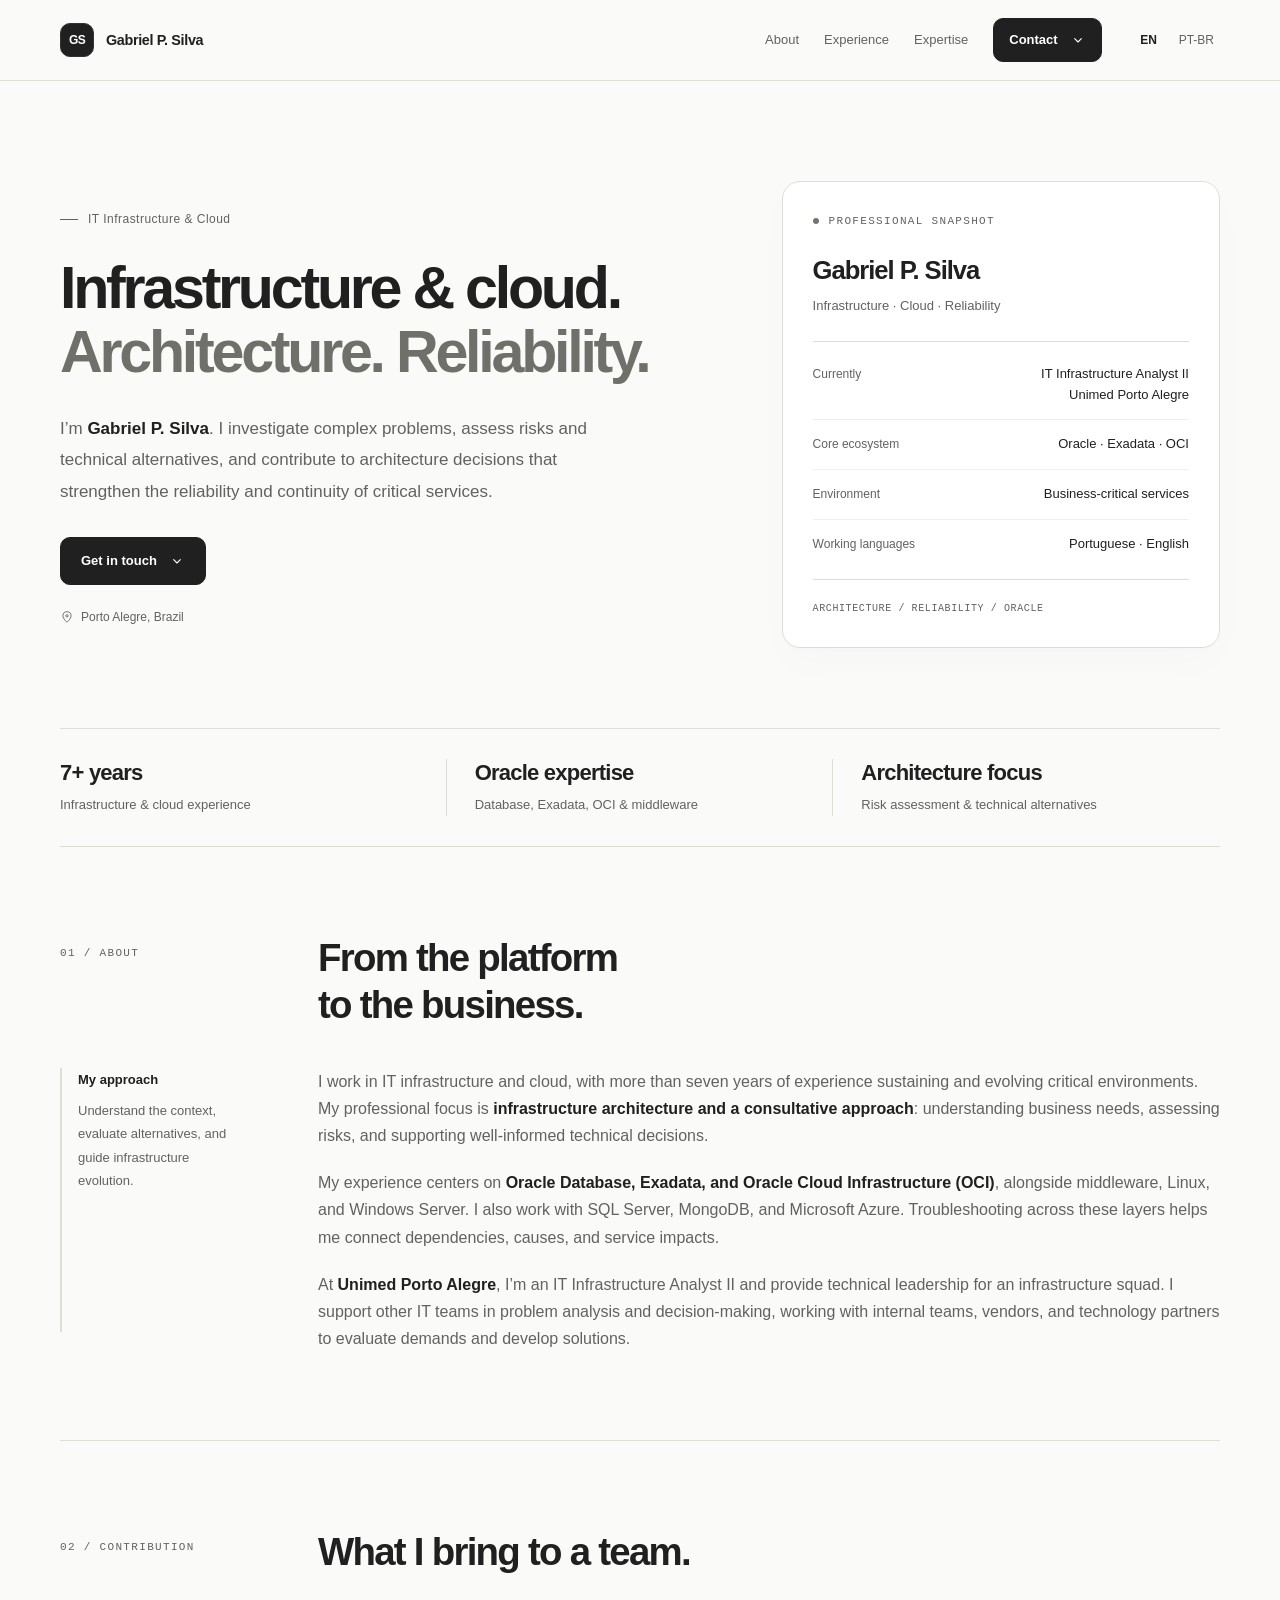
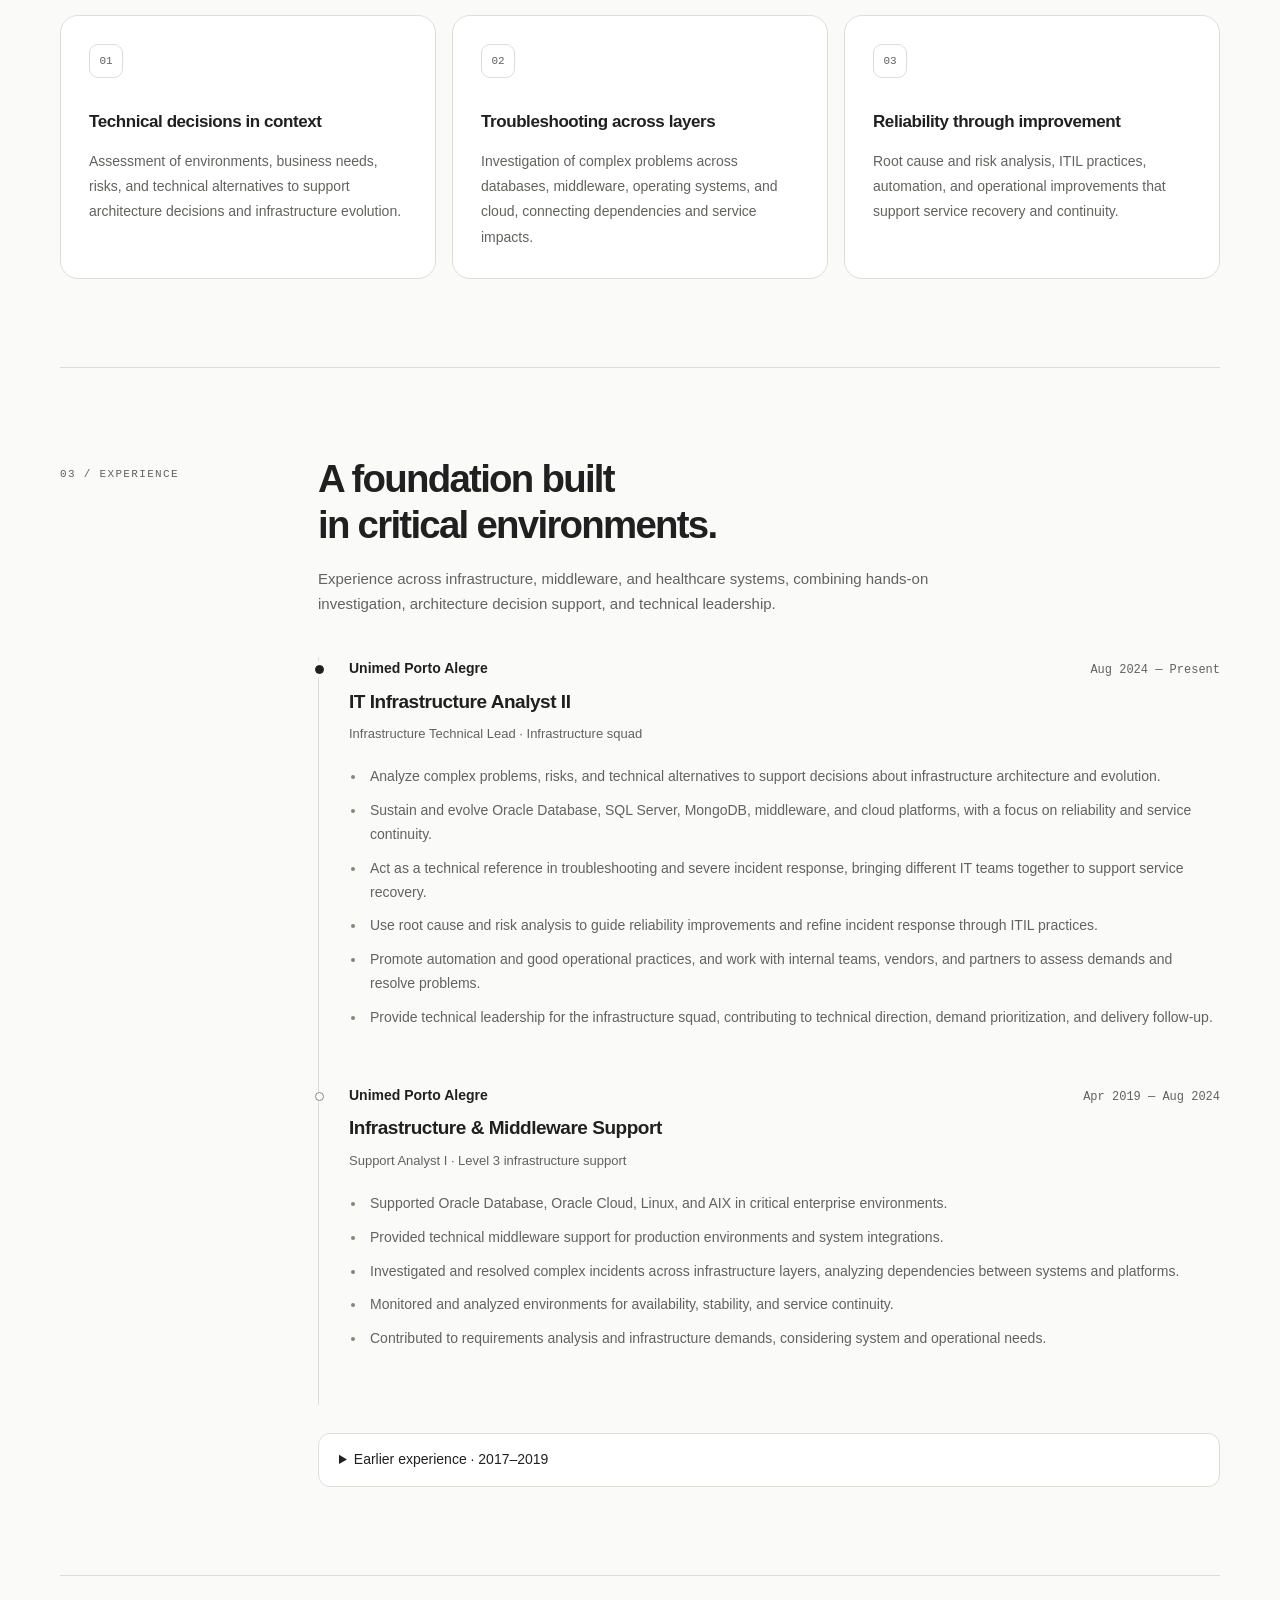
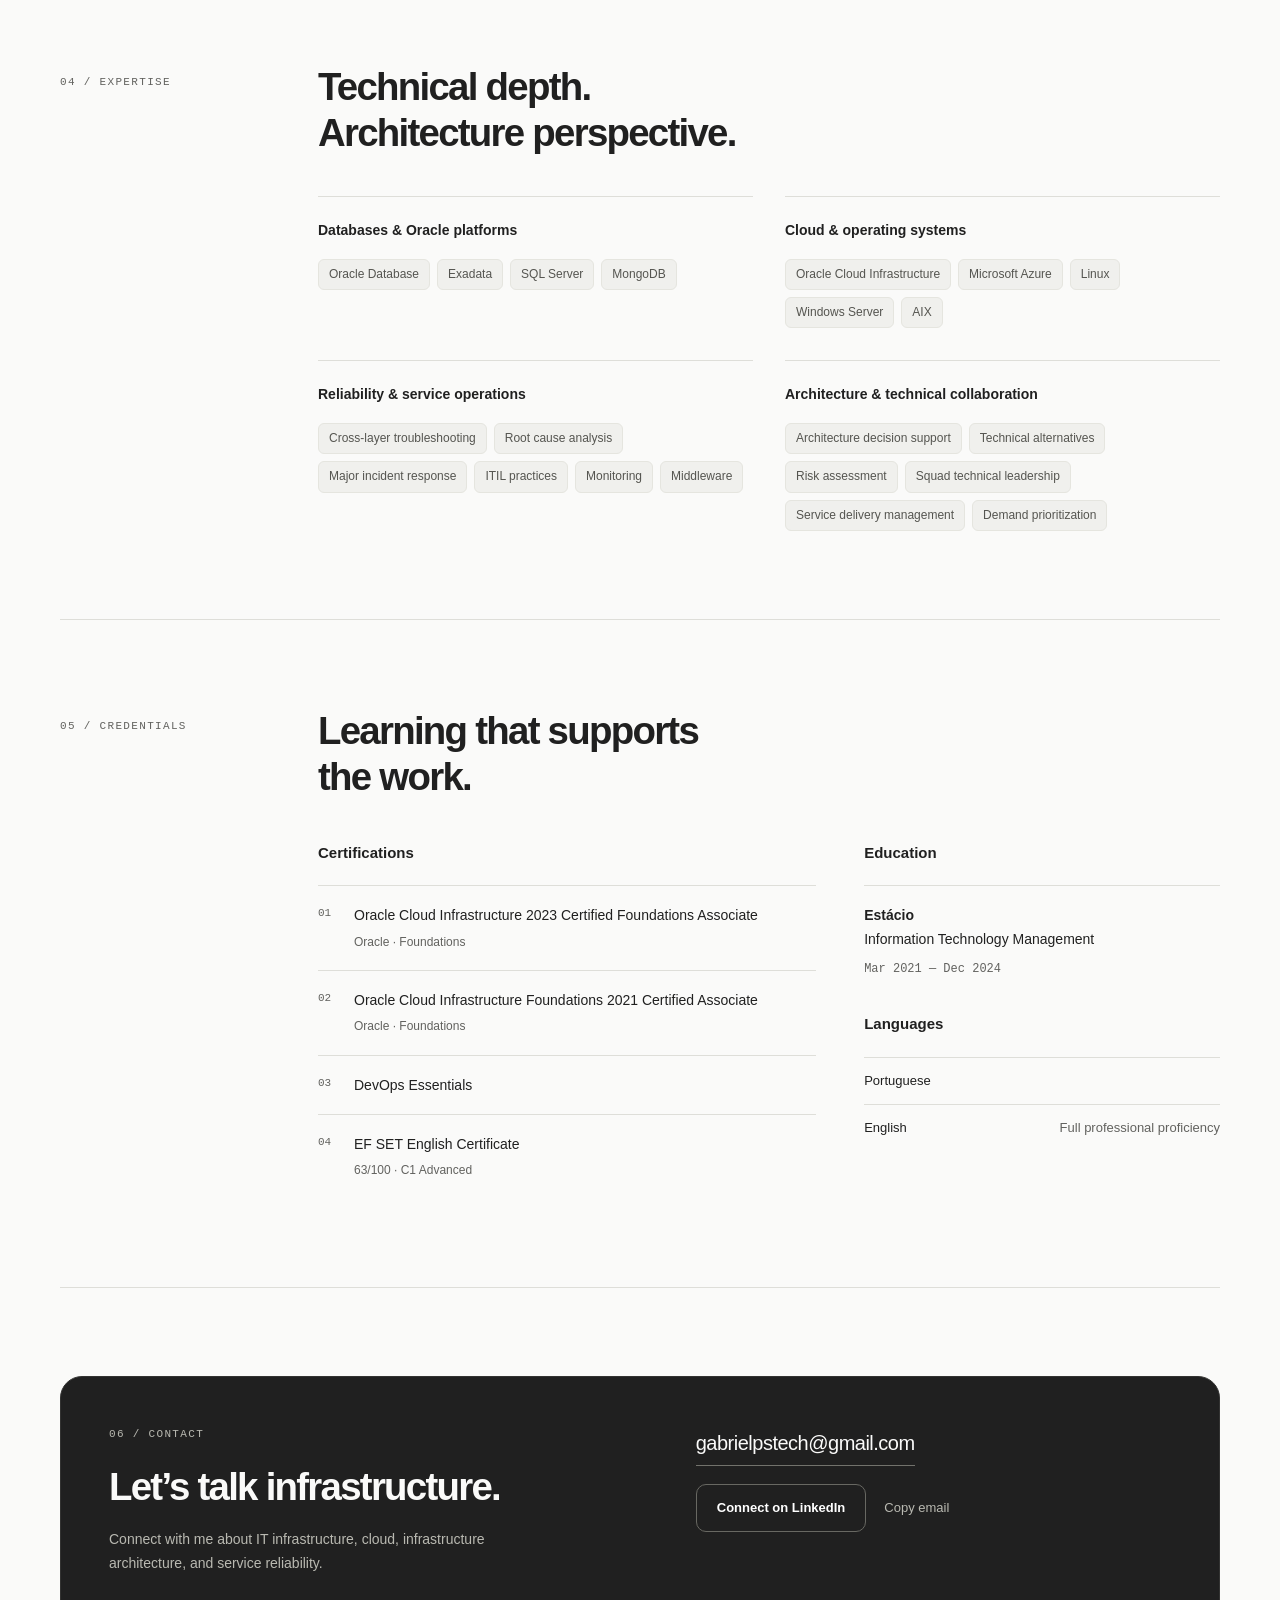
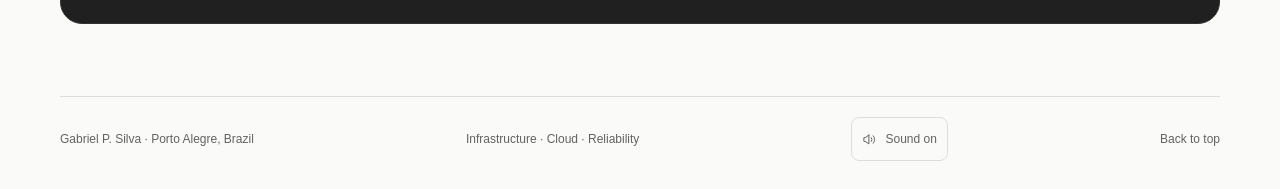
<file: index.html>
<!doctype html>
<html lang="en">
<head>
  <meta charset="utf-8">
  <meta name="viewport" content="width=device-width, initial-scale=1">
  <title>Gabriel P. Silva | IT Infrastructure &amp; Cloud</title>
  <meta name="description" content="IT infrastructure and cloud, with a focus on architecture, reliability, and Oracle Database, Exadata, and OCI. Technical analysis for critical environments.">
  <meta name="theme-color" content="#fafaf9">
  <meta property="og:title" content="Gabriel P. Silva | Infrastructure & Cloud">
  <meta property="og:description" content="Infrastructure architecture, technical analysis, and service reliability. Oracle Database, Exadata, and OCI.">
  <meta property="og:type" content="website">
  <meta property="og:locale" content="en_US">
  <meta property="og:locale:alternate" content="pt_BR">
  <meta property="og:url" content="https://gabrielpstech.github.io/my-profile/">
  <link rel="canonical" href="https://gabrielpstech.github.io/my-profile/">
  <link rel="alternate" hreflang="en" href="https://gabrielpstech.github.io/my-profile/">
  <link rel="alternate" hreflang="pt-BR" href="https://gabrielpstech.github.io/my-profile/pt-br.html">
  <link rel="alternate" hreflang="x-default" href="https://gabrielpstech.github.io/my-profile/">
  <link rel="icon" type="image/svg+xml" href="data:image/svg+xml,%3Csvg xmlns='http://www.w3.org/2000/svg' viewBox='0 0 40 40'%3E%3Crect width='40' height='40' rx='9' fill='%23202020'/%3E%3Ctext x='20' y='26' text-anchor='middle' fill='%23f6f7f9' font-family='Arial,sans-serif' font-size='20' font-weight='700'%3EG%3C/text%3E%3C/svg%3E">
  <link rel="stylesheet" href="styles.css">
</head>
<body>
  <a href="#main" class="skip">Skip to content</a>
  <header>
    <nav class="container nav" aria-label="Main navigation">
      <a class="brand" href="#main" aria-label="Gabriel P. Silva, home"><span class="monogram" aria-hidden="true">GS</span>Gabriel P. Silva</a>
      <div class="nav-links"><a class="desktop-link" href="#about">About</a><a href="#experience">Experience</a><a class="desktop-link" href="#expertise">Expertise</a><a class="nav-contact" href="#contact" data-contact-trigger>Contact</a><div class="language-switch" role="group" aria-label="Page language"><span class="language-current" aria-current="true" lang="en">EN</span><a class="language-link" href="pt-br.html" lang="pt-BR" hreflang="pt-BR" aria-label="Ler em português brasileiro" title="Português brasileiro">PT-BR</a></div></div>
    </nav>
  </header>
  <main id="main" class="container">
    <div class="hero">
      <div>
        <span class="role">IT Infrastructure &amp; Cloud</span>
        <h1>Infrastructure &amp; cloud.<br><span>Architecture. Reliability.</span></h1>
        <p class="intro">I’m <strong>Gabriel P. Silva</strong>. I investigate complex problems, assess risks and technical alternatives, and contribute to architecture decisions that strengthen the reliability and continuity of critical services.</p>
        <div class="actions"><a class="button" href="#contact" data-contact-trigger>Get in touch</a></div>
        <p class="location"><svg viewBox="0 0 24 24" aria-hidden="true"><path d="M19 10c0 5-7 11-7 11S5 15 5 10a7 7 0 1 1 14 0Z"/><circle cx="12" cy="10" r="2"/></svg>Porto Alegre, Brazil</p>
      </div>
      <aside class="profile-card" aria-label="Professional snapshot">
        <p class="eyebrow">Professional snapshot</p><h2 class="card-name">Gabriel P. Silva</h2><p class="card-title">Infrastructure · Cloud · Reliability</p><hr class="card-rule">
        <div class="focus-list"><div class="focus-row"><span>Currently</span><span>IT Infrastructure Analyst II<br>Unimed Porto Alegre</span></div><div class="focus-row"><span>Core ecosystem</span><span>Oracle · Exadata · OCI</span></div><div class="focus-row"><span>Environment</span><span>Business-critical services</span></div><div class="focus-row"><span>Working languages</span><span>Portuguese · English</span></div></div>
        <p class="card-footer">ARCHITECTURE / RELIABILITY / ORACLE</p>
      </aside>
    </div>
    <div class="overview" aria-label="Key qualifications"><div class="overview-item"><h2>7+ years</h2><p>Infrastructure & cloud experience</p></div><div class="overview-item"><h2>Oracle expertise</h2><p>Database, Exadata, OCI & middleware</p></div><div class="overview-item"><h2>Architecture focus</h2><p>Risk assessment &amp; technical alternatives</p></div></div>
    <section id="about" aria-labelledby="about-title">
      <div class="section-heading"><p class="eyebrow">01 / About</p><div><h2 id="about-title">From the platform<br>to the business.</h2></div></div>
      <div class="about-content"><p class="side-note"><span>My approach</span>Understand the context, evaluate alternatives, and guide infrastructure evolution.</p><div><p>I work in IT infrastructure and cloud, with more than seven years of experience sustaining and evolving critical environments. My professional focus is <strong>infrastructure architecture and a consultative approach</strong>: understanding business needs, assessing risks, and supporting well-informed technical decisions.</p><p>My experience centers on <strong>Oracle Database, Exadata, and Oracle Cloud Infrastructure (OCI)</strong>, alongside middleware, Linux, and Windows Server. I also work with SQL Server, MongoDB, and Microsoft Azure. Troubleshooting across these layers helps me connect dependencies, causes, and service impacts.</p><p>At <strong>Unimed Porto Alegre</strong>, I’m an IT Infrastructure Analyst II and provide technical leadership for an infrastructure squad. I support other IT teams in problem analysis and decision-making, working with internal teams, vendors, and technology partners to evaluate demands and develop solutions.</p></div></div>
    </section>
    <section aria-labelledby="contribution-title">
      <div class="section-heading"><p class="eyebrow">02 / Contribution</p><div><h2 id="contribution-title">What I bring to a team.</h2></div></div>
      <div class="strengths"><article class="strength"><span class="number">01</span><h3>Technical decisions in context</h3><p>Assessment of environments, business needs, risks, and technical alternatives to support architecture decisions and infrastructure evolution.</p></article><article class="strength"><span class="number">02</span><h3>Troubleshooting across layers</h3><p>Investigation of complex problems across databases, middleware, operating systems, and cloud, connecting dependencies and service impacts.</p></article><article class="strength"><span class="number">03</span><h3>Reliability through improvement</h3><p>Root cause and risk analysis, ITIL practices, automation, and operational improvements that support service recovery and continuity.</p></article></div>
    </section>
    <section id="experience" aria-labelledby="experience-title">
      <div class="section-heading"><p class="eyebrow">03 / Experience</p><div><h2 id="experience-title">A foundation built<br>in critical environments.</h2><p>Experience across infrastructure, middleware, and healthcare systems, combining hands-on investigation, architecture decision support, and technical leadership.</p></div></div>
      <div class="timeline">
        <article class="job"><div class="job-top"><span class="company">Unimed Porto Alegre</span><span class="date">Aug 2024 — Present</span></div><h3>IT Infrastructure Analyst II</h3><p class="official">Infrastructure Technical Lead · Infrastructure squad</p><ul><li>Analyze complex problems, risks, and technical alternatives to support decisions about infrastructure architecture and evolution.</li><li>Sustain and evolve Oracle Database, SQL Server, MongoDB, middleware, and cloud platforms, with a focus on reliability and service continuity.</li><li>Act as a technical reference in troubleshooting and severe incident response, bringing different IT teams together to support service recovery.</li><li>Use root cause and risk analysis to guide reliability improvements and refine incident response through ITIL practices.</li><li>Promote automation and good operational practices, and work with internal teams, vendors, and partners to assess demands and resolve problems.</li><li>Provide technical leadership for the infrastructure squad, contributing to technical direction, demand prioritization, and delivery follow-up.</li></ul></article>
        <article class="job"><div class="job-top"><span class="company">Unimed Porto Alegre</span><span class="date">Apr 2019 — Aug 2024</span></div><h3>Infrastructure &amp; Middleware Support</h3><p class="official">Support Analyst I · Level 3 infrastructure support</p><ul><li>Supported Oracle Database, Oracle Cloud, Linux, and AIX in critical enterprise environments.</li><li>Provided technical middleware support for production environments and system integrations.</li><li>Investigated and resolved complex incidents across infrastructure layers, analyzing dependencies between systems and platforms.</li><li>Monitored and analyzed environments for availability, stability, and service continuity.</li><li>Contributed to requirements analysis and infrastructure demands, considering system and operational needs.</li></ul></article>
        <details class="earlier"><summary>Earlier experience · 2017–2019</summary><div class="earlier-content"><article class="job"><div class="job-top"><span class="company">Unimed Porto Alegre</span><span class="date">Jun 2017 — Jan 2019</span></div><h3>IT Intern · Projects &amp; Business</h3><p>Supported requirements gathering, business process analysis, and healthcare system implementations, including Tasy, HIS, and electronic health records. Helped understand departmental needs and supported implementation initiatives.</p></article><article class="job"><div class="job-top"><span class="company">Dell</span><span class="date">Feb 2017 — Mar 2017</span></div><h3>Pro Support Intern</h3><p>Provided Level 1 technical support by phone and chat, including remote diagnostics and guidance on resolving IT problems. Escalated more complex cases to advanced support teams.</p></article></div></details>
      </div>
    </section>
    <section id="expertise" aria-labelledby="expertise-title">
      <div class="section-heading"><p class="eyebrow">04 / Expertise</p><div><h2 id="expertise-title">Technical depth.<br>Architecture perspective.</h2></div></div>
      <div class="skills-grid"><div class="skill-group"><h3>Databases &amp; Oracle platforms</h3><div class="tags"><span class="tag">Oracle Database</span><span class="tag">Exadata</span><span class="tag">SQL Server</span><span class="tag">MongoDB</span></div></div><div class="skill-group"><h3>Cloud &amp; operating systems</h3><div class="tags"><span class="tag">Oracle Cloud Infrastructure</span><span class="tag">Microsoft Azure</span><span class="tag">Linux</span><span class="tag">Windows Server</span><span class="tag">AIX</span></div></div><div class="skill-group"><h3>Reliability &amp; service operations</h3><div class="tags"><span class="tag">Cross-layer troubleshooting</span><span class="tag">Root cause analysis</span><span class="tag">Major incident response</span><span class="tag">ITIL practices</span><span class="tag">Monitoring</span><span class="tag">Middleware</span></div></div><div class="skill-group"><h3>Architecture &amp; technical collaboration</h3><div class="tags"><span class="tag">Architecture decision support</span><span class="tag">Technical alternatives</span><span class="tag">Risk assessment</span><span class="tag">Squad technical leadership</span><span class="tag">Service delivery management</span><span class="tag">Demand prioritization</span></div></div></div>
    </section>
    <section id="credentials" aria-labelledby="credentials-title">
      <div class="section-heading"><p class="eyebrow">05 / Credentials</p><div><h2 id="credentials-title">Learning that supports<br>the work.</h2></div></div>
      <div class="credentials"><div><h3>Certifications</h3><ol class="cert-list"><li><span class="cert-index">01</span><div class="cert-name">Oracle Cloud Infrastructure 2023 Certified Foundations Associate<span class="cert-meta">Oracle · Foundations</span></div></li><li><span class="cert-index">02</span><div class="cert-name">Oracle Cloud Infrastructure Foundations 2021 Certified Associate<span class="cert-meta">Oracle · Foundations</span></div></li><li><span class="cert-index">03</span><div class="cert-name">DevOps Essentials</div></li><li><span class="cert-index">04</span><div class="cert-name">EF SET English Certificate<span class="cert-meta">63/100 · C1 Advanced</span></div></li></ol></div><div><h3>Education</h3><div class="education"><p class="school">Estácio</p><p>Information Technology Management</p><span class="date">Mar 2021 — Dec 2024</span></div><h3>Languages</h3><div class="language-row"><span>Portuguese</span></div><div class="language-row"><span>English</span><span>Full professional proficiency</span></div></div></div>
    </section>
    <section id="contact" aria-labelledby="contact-title"><div class="contact-panel"><div><p class="eyebrow">06 / Contact</p><h2 id="contact-title">Let’s talk infrastructure.</h2><p>Connect with me about IT infrastructure, cloud, infrastructure architecture, and service reliability.</p></div><div class="contact-options"><a class="email-link" href="mailto:gabrielpstech@gmail.com">gabrielpstech@gmail.com</a><div class="contact-tools"><a class="button secondary" href="https://www.linkedin.com/in/gabriel-p-s/" target="_blank" rel="noopener noreferrer">Connect on LinkedIn<span class="sr-only"> (opens in a new tab)</span></a><button class="copy-button" type="button" id="copy-email">Copy email</button></div><p class="copy-status" id="copy-status" role="status" aria-live="polite"></p></div></div></section>
  </main>
  <footer class="container footer"><span>Gabriel P. Silva · Porto Alegre, Brazil</span><span>Infrastructure · Cloud · Reliability</span><a href="#main">Back to top</a></footer>
  <script src="script.js" defer></script>
</body>
</html>
</file>
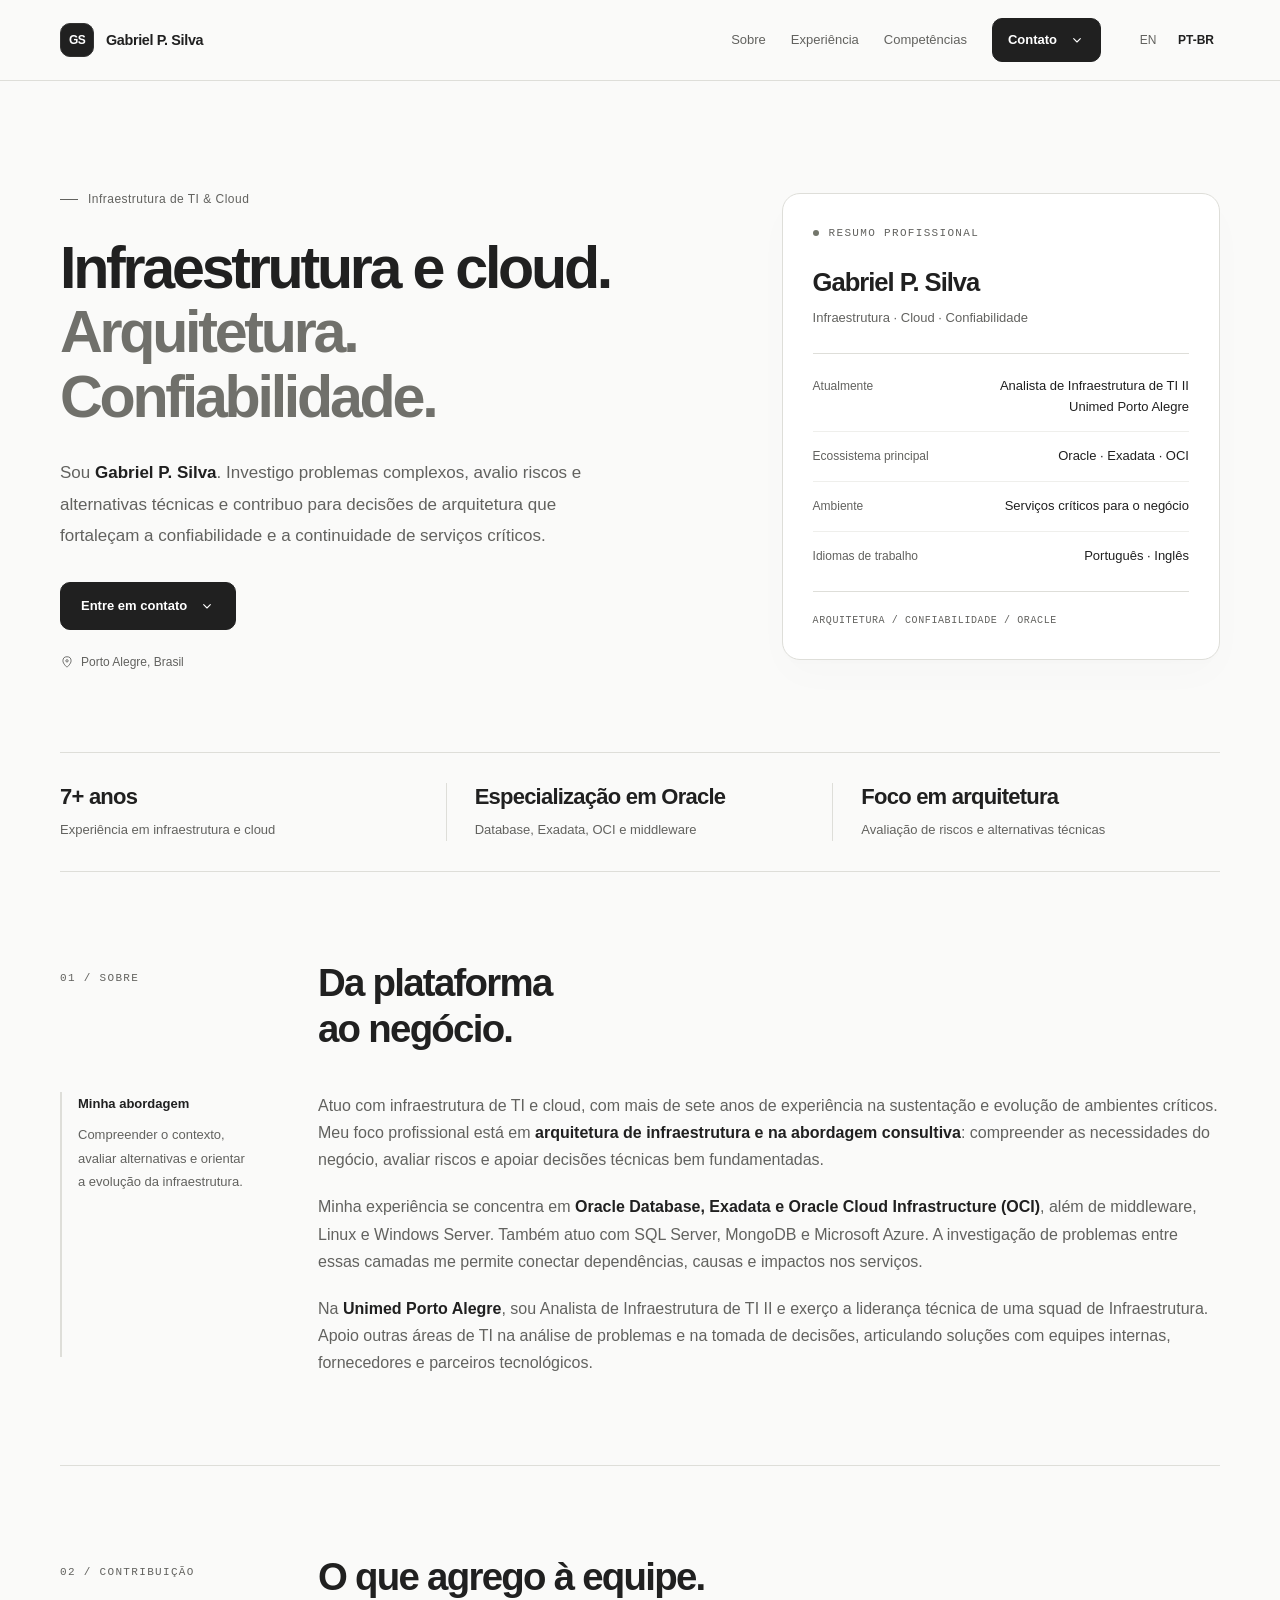
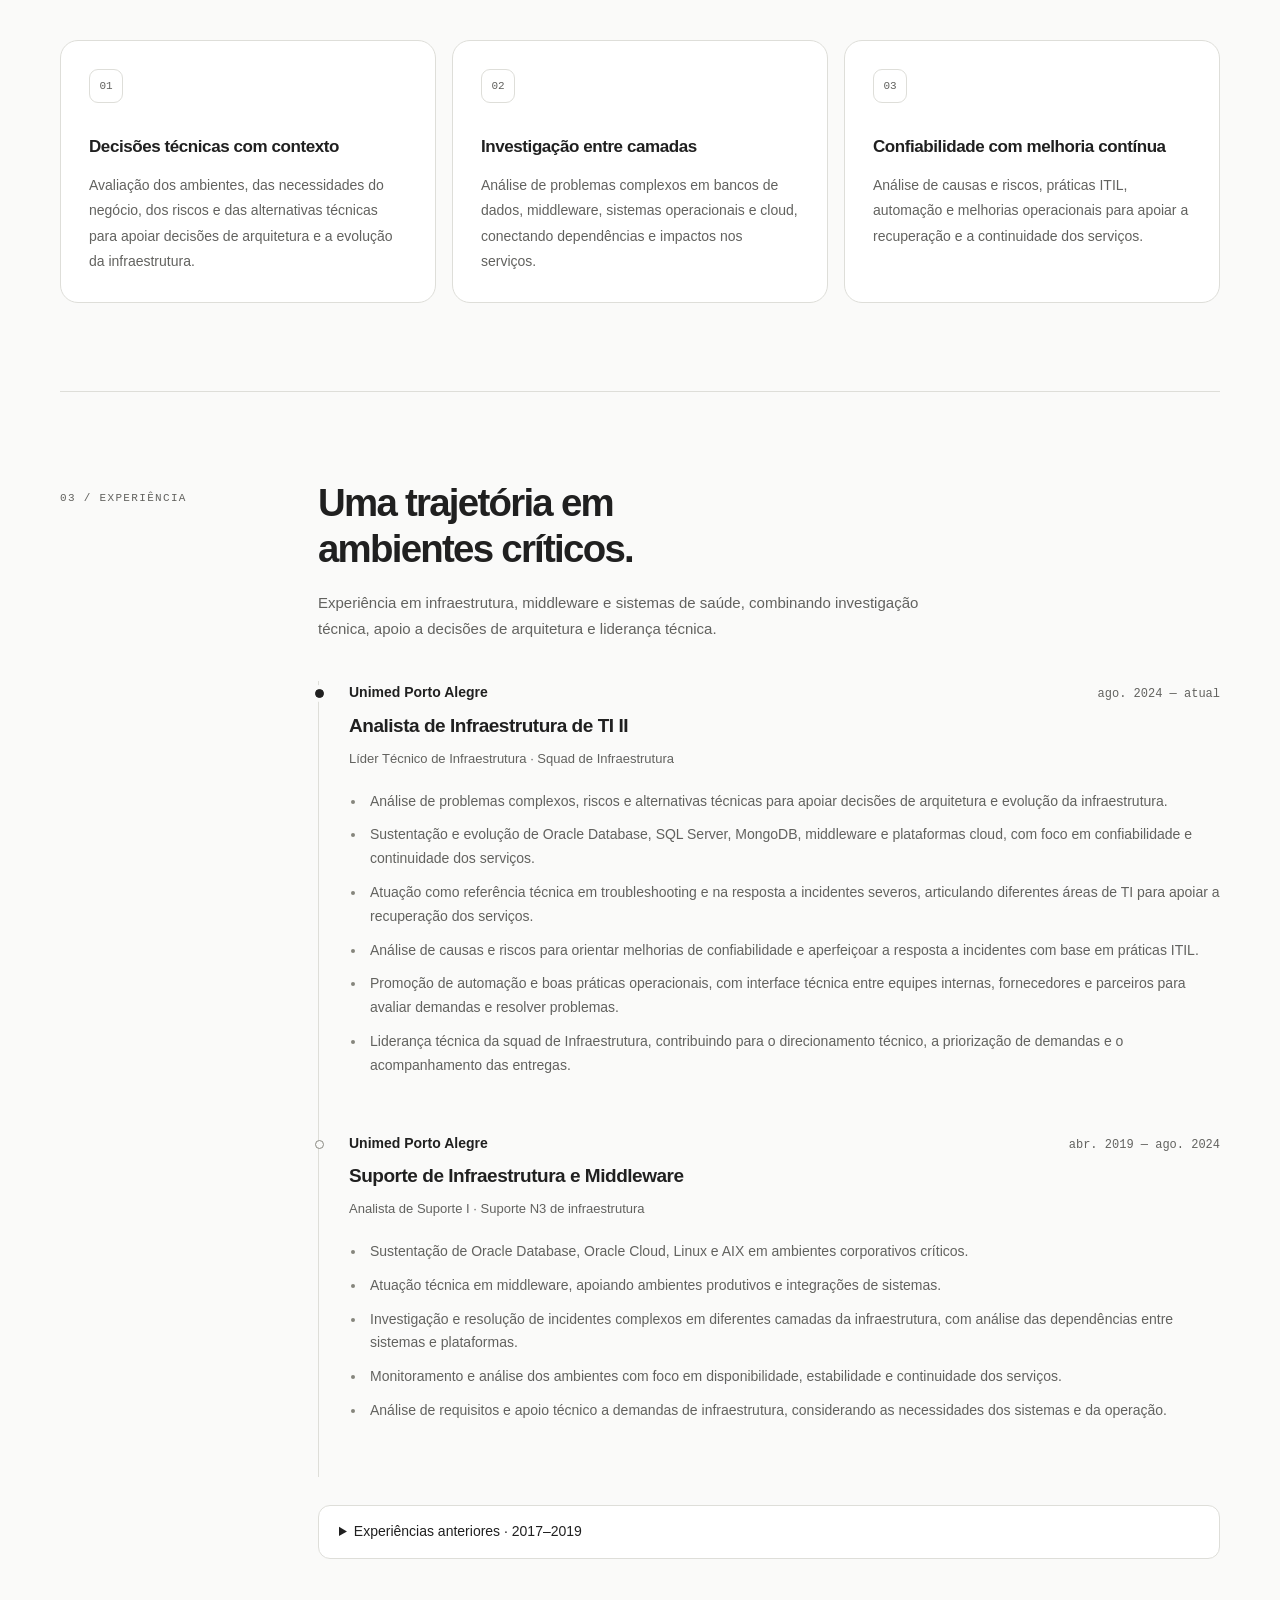
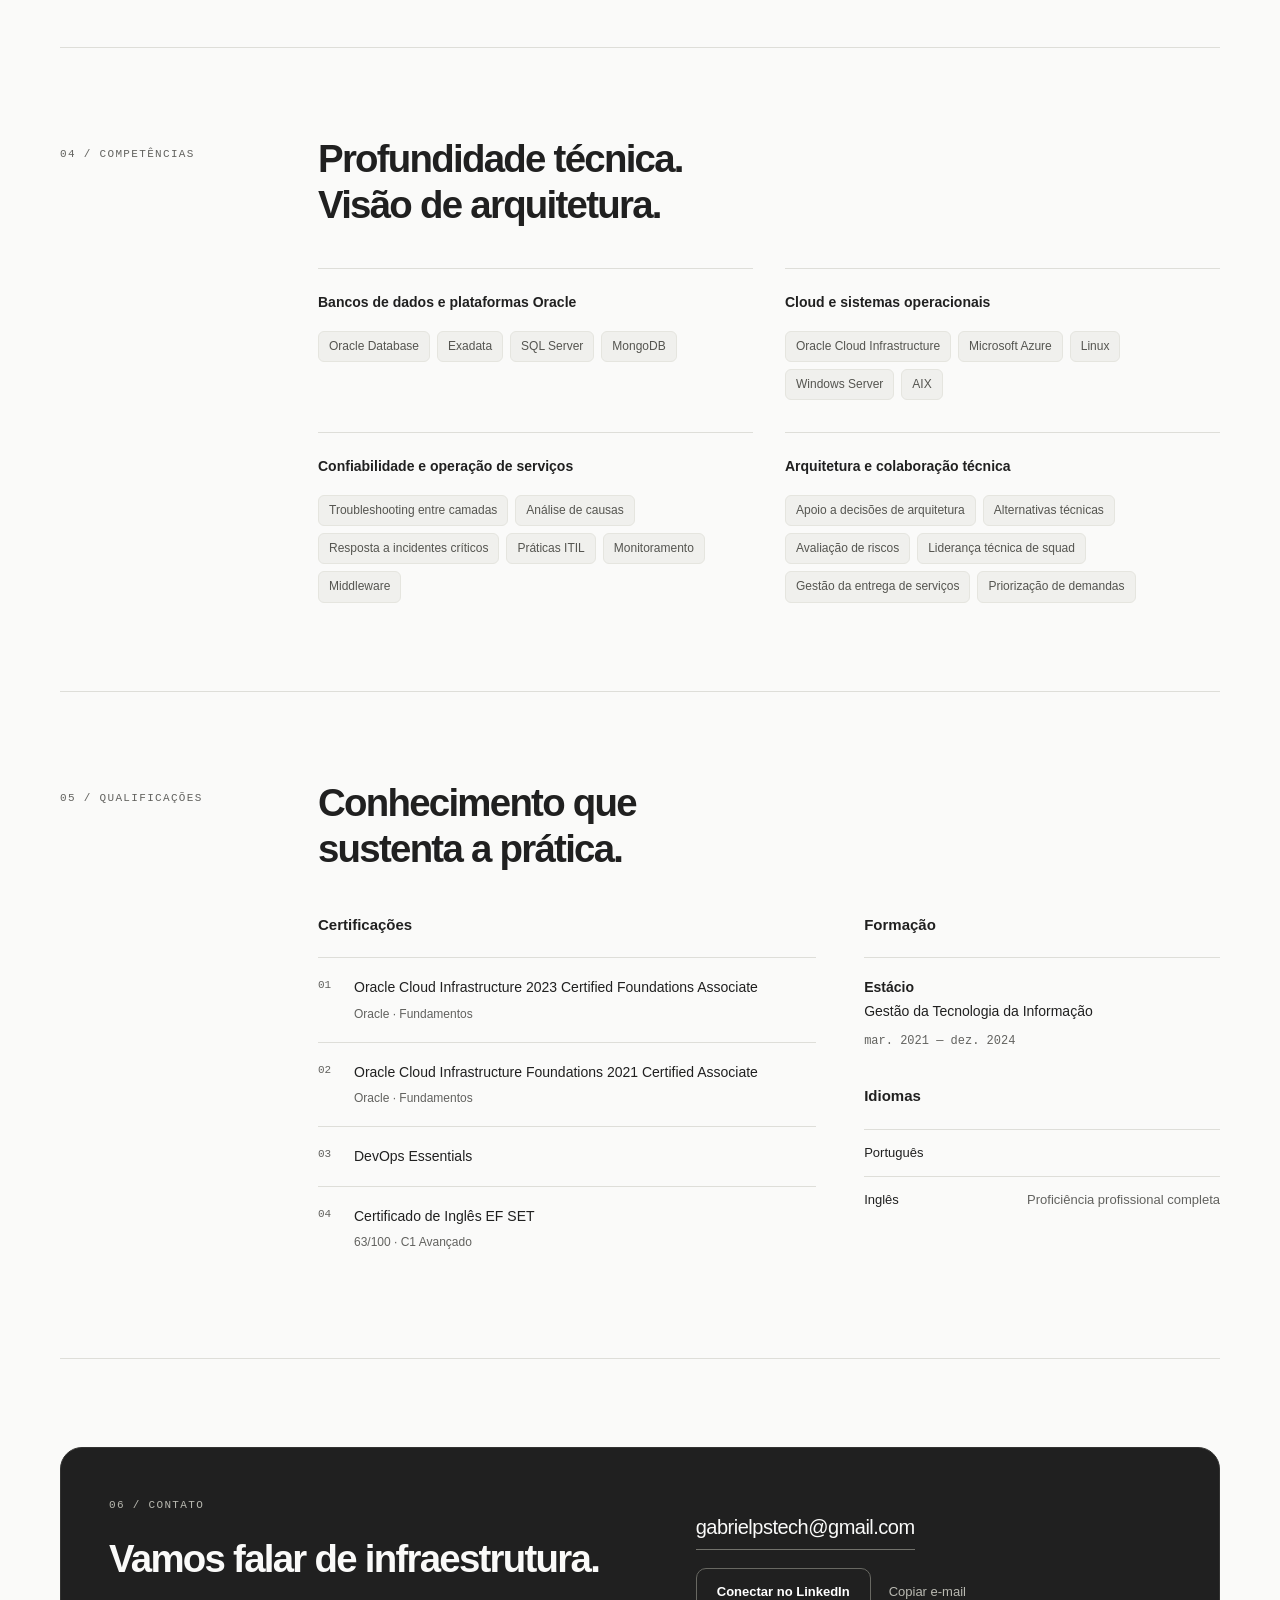
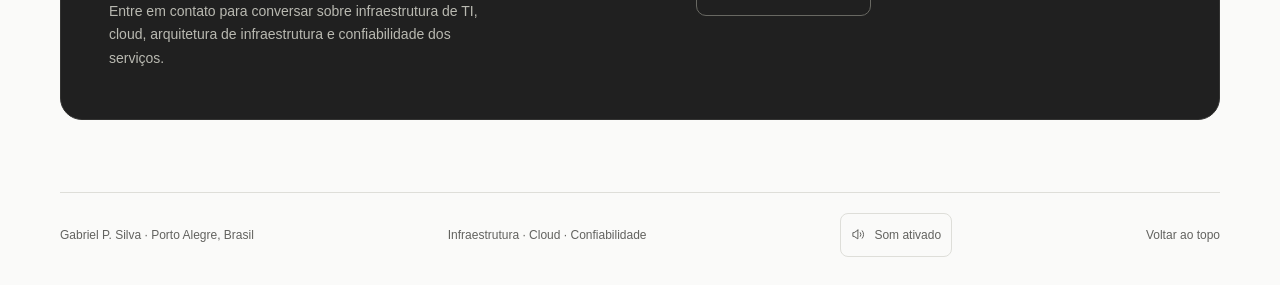
<file: pt-br.html>
<!doctype html>
<html lang="pt-BR">
<head>
  <meta charset="utf-8">
  <meta name="viewport" content="width=device-width, initial-scale=1">
  <title>Gabriel P. Silva | Infraestrutura de TI &amp; Cloud</title>
  <meta name="description" content="Infraestrutura de TI e cloud, com foco em arquitetura, confiabilidade, Oracle Database, Exadata e OCI. Análise técnica para ambientes críticos.">
  <meta name="theme-color" content="#fafaf9">
  <meta property="og:title" content="Gabriel P. Silva | Infraestrutura e Cloud">
  <meta property="og:description" content="Arquitetura de infraestrutura, análise técnica e confiabilidade dos serviços. Oracle Database, Exadata e OCI.">
  <meta property="og:type" content="website">
  <meta property="og:locale" content="pt_BR">
  <meta property="og:locale:alternate" content="en_US">
  <meta property="og:url" content="https://gabrielpstech.github.io/my-profile/pt-br.html">
  <link rel="canonical" href="https://gabrielpstech.github.io/my-profile/pt-br.html">
  <link rel="alternate" hreflang="en" href="https://gabrielpstech.github.io/my-profile/">
  <link rel="alternate" hreflang="pt-BR" href="https://gabrielpstech.github.io/my-profile/pt-br.html">
  <link rel="alternate" hreflang="x-default" href="https://gabrielpstech.github.io/my-profile/">
  <link rel="icon" type="image/svg+xml" href="data:image/svg+xml,%3Csvg xmlns='http://www.w3.org/2000/svg' viewBox='0 0 40 40'%3E%3Crect width='40' height='40' rx='9' fill='%23202020'/%3E%3Ctext x='20' y='26' text-anchor='middle' fill='%23f6f7f9' font-family='Arial,sans-serif' font-size='20' font-weight='700'%3EG%3C/text%3E%3C/svg%3E">
  <link rel="stylesheet" href="styles.css">
</head>
<body>
  <a href="#main" class="skip">Ir para o conteúdo</a>
  <header>
    <nav class="container nav" aria-label="Navegação principal">
      <a class="brand" href="#main" aria-label="Gabriel P. Silva, início"><span class="monogram" aria-hidden="true">GS</span>Gabriel P. Silva</a>
      <div class="nav-links"><a class="desktop-link" href="#about">Sobre</a><a href="#experience">Experiência</a><a class="desktop-link" href="#expertise">Competências</a><a class="nav-contact" href="#contact" data-contact-trigger>Contato</a><div class="language-switch" role="group" aria-label="Idioma da página"><a class="language-link" href="index.html" lang="en" hreflang="en" aria-label="Read in English" title="English">EN</a><span class="language-current" aria-current="true" lang="pt-BR">PT-BR</span></div></div>
    </nav>
  </header>
  <main id="main" class="container">
    <div class="hero">
      <div>
        <span class="role">Infraestrutura de TI &amp; Cloud</span>
        <h1>Infraestrutura e cloud.<br><span>Arquitetura. Confiabilidade.</span></h1>
        <p class="intro">Sou <strong>Gabriel P. Silva</strong>. Investigo problemas complexos, avalio riscos e alternativas técnicas e contribuo para decisões de arquitetura que fortaleçam a confiabilidade e a continuidade de serviços críticos.</p>
        <div class="actions"><a class="button" href="#contact" data-contact-trigger>Entre em contato</a></div>
        <p class="location"><svg viewBox="0 0 24 24" aria-hidden="true"><path d="M19 10c0 5-7 11-7 11S5 15 5 10a7 7 0 1 1 14 0Z"/><circle cx="12" cy="10" r="2"/></svg>Porto Alegre, Brasil</p>
      </div>
      <aside class="profile-card" aria-label="Resumo profissional">
        <p class="eyebrow">Resumo profissional</p><h2 class="card-name">Gabriel P. Silva</h2><p class="card-title">Infraestrutura · Cloud · Confiabilidade</p><hr class="card-rule">
        <div class="focus-list"><div class="focus-row"><span>Atualmente</span><span>Analista de Infraestrutura de TI II<br>Unimed Porto Alegre</span></div><div class="focus-row"><span>Ecossistema principal</span><span>Oracle · Exadata · OCI</span></div><div class="focus-row"><span>Ambiente</span><span>Serviços críticos para o negócio</span></div><div class="focus-row"><span>Idiomas de trabalho</span><span>Português · Inglês</span></div></div>
        <p class="card-footer">ARQUITETURA / CONFIABILIDADE / ORACLE</p>
      </aside>
    </div>
    <div class="overview" aria-label="Principais qualificações"><div class="overview-item"><h2>7+ anos</h2><p>Experiência em infraestrutura e cloud</p></div><div class="overview-item"><h2>Especialização em Oracle</h2><p>Database, Exadata, OCI e middleware</p></div><div class="overview-item"><h2>Foco em arquitetura</h2><p>Avaliação de riscos e alternativas técnicas</p></div></div>
    <section id="about" aria-labelledby="about-title">
      <div class="section-heading"><p class="eyebrow">01 / Sobre</p><div><h2 id="about-title">Da plataforma<br>ao negócio.</h2></div></div>
      <div class="about-content"><p class="side-note"><span>Minha abordagem</span>Compreender o contexto, avaliar alternativas e orientar a evolução da infraestrutura.</p><div><p>Atuo com infraestrutura de TI e cloud, com mais de sete anos de experiência na sustentação e evolução de ambientes críticos. Meu foco profissional está em <strong>arquitetura de infraestrutura e na abordagem consultiva</strong>: compreender as necessidades do negócio, avaliar riscos e apoiar decisões técnicas bem fundamentadas.</p><p>Minha experiência se concentra em <strong>Oracle Database, Exadata e Oracle Cloud Infrastructure (OCI)</strong>, além de middleware, Linux e Windows Server. Também atuo com SQL Server, MongoDB e Microsoft Azure. A investigação de problemas entre essas camadas me permite conectar dependências, causas e impactos nos serviços.</p><p>Na <strong>Unimed Porto Alegre</strong>, sou Analista de Infraestrutura de TI II e exerço a liderança técnica de uma squad de Infraestrutura. Apoio outras áreas de TI na análise de problemas e na tomada de decisões, articulando soluções com equipes internas, fornecedores e parceiros tecnológicos.</p></div></div>
    </section>
    <section aria-labelledby="contribution-title">
      <div class="section-heading"><p class="eyebrow">02 / Contribuição</p><div><h2 id="contribution-title">O que agrego à equipe.</h2></div></div>
      <div class="strengths"><article class="strength"><span class="number">01</span><h3>Decisões técnicas com contexto</h3><p>Avaliação dos ambientes, das necessidades do negócio, dos riscos e das alternativas técnicas para apoiar decisões de arquitetura e a evolução da infraestrutura.</p></article><article class="strength"><span class="number">02</span><h3>Investigação entre camadas</h3><p>Análise de problemas complexos em bancos de dados, middleware, sistemas operacionais e cloud, conectando dependências e impactos nos serviços.</p></article><article class="strength"><span class="number">03</span><h3>Confiabilidade com melhoria contínua</h3><p>Análise de causas e riscos, práticas ITIL, automação e melhorias operacionais para apoiar a recuperação e a continuidade dos serviços.</p></article></div>
    </section>
    <section id="experience" aria-labelledby="experience-title">
      <div class="section-heading"><p class="eyebrow">03 / Experiência</p><div><h2 id="experience-title">Uma trajetória em<br>ambientes críticos.</h2><p>Experiência em infraestrutura, middleware e sistemas de saúde, combinando investigação técnica, apoio a decisões de arquitetura e liderança técnica.</p></div></div>
      <div class="timeline">
        <article class="job"><div class="job-top"><span class="company">Unimed Porto Alegre</span><span class="date">ago. 2024 — atual</span></div><h3>Analista de Infraestrutura de TI II</h3><p class="official">Líder Técnico de Infraestrutura · Squad de Infraestrutura</p><ul><li>Análise de problemas complexos, riscos e alternativas técnicas para apoiar decisões de arquitetura e evolução da infraestrutura.</li><li>Sustentação e evolução de Oracle Database, SQL Server, MongoDB, middleware e plataformas cloud, com foco em confiabilidade e continuidade dos serviços.</li><li>Atuação como referência técnica em troubleshooting e na resposta a incidentes severos, articulando diferentes áreas de TI para apoiar a recuperação dos serviços.</li><li>Análise de causas e riscos para orientar melhorias de confiabilidade e aperfeiçoar a resposta a incidentes com base em práticas ITIL.</li><li>Promoção de automação e boas práticas operacionais, com interface técnica entre equipes internas, fornecedores e parceiros para avaliar demandas e resolver problemas.</li><li>Liderança técnica da squad de Infraestrutura, contribuindo para o direcionamento técnico, a priorização de demandas e o acompanhamento das entregas.</li></ul></article>
        <article class="job"><div class="job-top"><span class="company">Unimed Porto Alegre</span><span class="date">abr. 2019 — ago. 2024</span></div><h3>Suporte de Infraestrutura e Middleware</h3><p class="official">Analista de Suporte I · Suporte N3 de infraestrutura</p><ul><li>Sustentação de Oracle Database, Oracle Cloud, Linux e AIX em ambientes corporativos críticos.</li><li>Atuação técnica em middleware, apoiando ambientes produtivos e integrações de sistemas.</li><li>Investigação e resolução de incidentes complexos em diferentes camadas da infraestrutura, com análise das dependências entre sistemas e plataformas.</li><li>Monitoramento e análise dos ambientes com foco em disponibilidade, estabilidade e continuidade dos serviços.</li><li>Análise de requisitos e apoio técnico a demandas de infraestrutura, considerando as necessidades dos sistemas e da operação.</li></ul></article>
        <details class="earlier"><summary>Experiências anteriores · 2017–2019</summary><div class="earlier-content"><article class="job"><div class="job-top"><span class="company">Unimed Porto Alegre</span><span class="date">jun. 2017 — jan. 2019</span></div><h3>Estagiário de TI · Projetos e Negócios</h3><p>Apoio ao levantamento de requisitos, à análise de processos de negócio e à implantação de sistemas de saúde, incluindo Tasy, HIS e prontuários eletrônicos. Atuação na compreensão das necessidades das áreas e no apoio às iniciativas de implantação.</p></article><article class="job"><div class="job-top"><span class="company">Dell</span><span class="date">fev. 2017 — mar. 2017</span></div><h3>Estagiário Pro Support</h3><p>Suporte técnico de primeiro nível por telefone e chat, com diagnóstico remoto e orientação para resolução de problemas de informática. Encaminhamento de casos de maior complexidade aos níveis avançados de suporte.</p></article></div></details>
      </div>
    </section>
    <section id="expertise" aria-labelledby="expertise-title">
      <div class="section-heading"><p class="eyebrow">04 / Competências</p><div><h2 id="expertise-title">Profundidade técnica.<br>Visão de arquitetura.</h2></div></div>
      <div class="skills-grid"><div class="skill-group"><h3>Bancos de dados e plataformas Oracle</h3><div class="tags"><span class="tag">Oracle Database</span><span class="tag">Exadata</span><span class="tag">SQL Server</span><span class="tag">MongoDB</span></div></div><div class="skill-group"><h3>Cloud e sistemas operacionais</h3><div class="tags"><span class="tag">Oracle Cloud Infrastructure</span><span class="tag">Microsoft Azure</span><span class="tag">Linux</span><span class="tag">Windows Server</span><span class="tag">AIX</span></div></div><div class="skill-group"><h3>Confiabilidade e operação de serviços</h3><div class="tags"><span class="tag">Troubleshooting entre camadas</span><span class="tag">Análise de causas</span><span class="tag">Resposta a incidentes críticos</span><span class="tag">Práticas ITIL</span><span class="tag">Monitoramento</span><span class="tag">Middleware</span></div></div><div class="skill-group"><h3>Arquitetura e colaboração técnica</h3><div class="tags"><span class="tag">Apoio a decisões de arquitetura</span><span class="tag">Alternativas técnicas</span><span class="tag">Avaliação de riscos</span><span class="tag">Liderança técnica de squad</span><span class="tag">Gestão da entrega de serviços</span><span class="tag">Priorização de demandas</span></div></div></div>
    </section>
    <section id="credentials" aria-labelledby="credentials-title">
      <div class="section-heading"><p class="eyebrow">05 / Qualificações</p><div><h2 id="credentials-title">Conhecimento que<br>sustenta a prática.</h2></div></div>
      <div class="credentials"><div><h3>Certificações</h3><ol class="cert-list"><li><span class="cert-index">01</span><div class="cert-name">Oracle Cloud Infrastructure 2023 Certified Foundations Associate<span class="cert-meta">Oracle · Fundamentos</span></div></li><li><span class="cert-index">02</span><div class="cert-name">Oracle Cloud Infrastructure Foundations 2021 Certified Associate<span class="cert-meta">Oracle · Fundamentos</span></div></li><li><span class="cert-index">03</span><div class="cert-name">DevOps Essentials</div></li><li><span class="cert-index">04</span><div class="cert-name">Certificado de Inglês EF SET<span class="cert-meta">63/100 · C1 Avançado</span></div></li></ol></div><div><h3>Formação</h3><div class="education"><p class="school">Estácio</p><p>Gestão da Tecnologia da Informação</p><span class="date">mar. 2021 — dez. 2024</span></div><h3>Idiomas</h3><div class="language-row"><span>Português</span></div><div class="language-row"><span>Inglês</span><span>Proficiência profissional completa</span></div></div></div>
    </section>
    <section id="contact" aria-labelledby="contact-title"><div class="contact-panel"><div><p class="eyebrow">06 / Contato</p><h2 id="contact-title">Vamos falar de infraestrutura.</h2><p>Entre em contato para conversar sobre infraestrutura de TI, cloud, arquitetura de infraestrutura e confiabilidade dos serviços.</p></div><div class="contact-options"><a class="email-link" href="mailto:gabrielpstech@gmail.com">gabrielpstech@gmail.com</a><div class="contact-tools"><a class="button secondary" href="https://www.linkedin.com/in/gabriel-p-s/" target="_blank" rel="noopener noreferrer">Conectar no LinkedIn<span class="sr-only"> (abre em uma nova aba)</span></a><button class="copy-button" type="button" id="copy-email">Copiar e-mail</button></div><p class="copy-status" id="copy-status" role="status" aria-live="polite"></p></div></div></section>
  </main>
  <footer class="container footer"><span>Gabriel P. Silva · Porto Alegre, Brasil</span><span>Infraestrutura · Cloud · Confiabilidade</span><a href="#main">Voltar ao topo</a></footer>
  <script src="script.js" defer></script>
</body>
</html>
</file>
<file: styles.css>
/* Shared design system for the English and Portuguese pages. No external fonts. */
:root {
  color-scheme: light;
  --paper: #fafaf9;
  --ink: #202020;
  --muted: #62625f;
  --line: #deded9;
  --surface: #f0f0ed;
  --white: #fff;
  --radius: 18px;
  --motion: 200ms;
  --rail: 210px;
  --gutter: 48px;
}
* { box-sizing: border-box; }
html { scroll-behavior: smooth; scroll-padding-top: 108px; }
body { margin: 0; background: var(--paper); color: var(--ink); font-family: -apple-system, BlinkMacSystemFont, 'Segoe UI', sans-serif; font-size: 16px; line-height: 1.7; -webkit-font-smoothing: antialiased; }
::selection { background: #deded8; color: #202020; }
a { color: inherit; text-decoration: none; }
button { font: inherit; }
a, button, summary { -webkit-tap-highlight-color: transparent; touch-action: manipulation; }
a:focus-visible, button:focus-visible, summary:focus-visible { outline: 2px solid currentColor; outline-offset: 5px; }
button { cursor: pointer; }
button:disabled { cursor: default; }
svg { flex-shrink: 0; }
.container { width: min(1160px, calc(100% - 96px)); margin-inline: auto; }
.skip, .sr-only { position: absolute; width: 1px; height: 1px; padding: 0; overflow: hidden; clip-path: inset(50%); white-space: nowrap; }
.skip:focus { position: fixed; top: 12px; left: 20px; width: auto; height: auto; padding: 12px 20px; clip-path: none; background: var(--ink); color: white; z-index: 100; }
header { position: sticky; top: 0; z-index: 20; background: rgba(250,250,249,.96); border-bottom: 1px solid var(--line); }
.nav { min-height: 80px; display: flex; align-items: center; justify-content: space-between; gap: 24px; }
.brand { display: flex; align-items: center; gap: 12px; font-size: .9rem; font-weight: 600; letter-spacing: -.025em; white-space: nowrap; }
.monogram { display: grid; place-items: center; width: 34px; height: 34px; border: 1px solid #323232; background: var(--ink); color: white; border-radius: 10px; font-size: .75rem; letter-spacing: -.05em; }
.nav-links { display: flex; align-items: center; gap: 25px; font-size: .8125rem; color: var(--muted); }
.nav-links > a { display: inline-flex; align-items: center; min-height: 44px; }
.nav-links > a:hover { color: var(--ink); }
.language-switch { display: flex; align-items: center; gap: 2px; flex-shrink: 0; }
.language-current, .language-link { display: inline-flex; justify-content: center; align-items: center; min-width: 44px; min-height: 44px; padding: 6px; font-size: .75rem; border-radius: 8px; }
.language-current { color: var(--ink); font-weight: 650; }
.language-link { color: var(--muted); }
.language-link:hover { background: var(--surface); color: var(--ink); }
.eyebrow { font-family: 'SFMono-Regular', Consolas, monospace; font-size: .6875rem; font-weight: 500; letter-spacing: .12em; text-transform: uppercase; color: var(--muted); margin: 0 0 22px; }
.hero { display: grid; grid-template-columns: minmax(0,1.5fr) minmax(300px,1fr); align-items: center; gap: 64px; padding: 100px 0 80px; }
.role { display: inline-flex; align-items: center; gap: 10px; color: var(--muted); font-size: .75rem; letter-spacing: .04em; margin-bottom: 26px; }
.role::before { content: ''; width: 18px; height: 1px; background: currentColor; }
.hero h1 { font-size: clamp(2.8rem,4.7vw,3.7rem); font-weight: 600; line-height: 1.09; letter-spacing: -.055em; margin: 0 0 28px; text-wrap: balance; overflow-wrap: anywhere; }
.hero h1 span { color: #70706b; }
.intro { max-width: 560px; margin: 0 0 30px; font-size: 1.0625rem; line-height: 1.85; color: var(--muted); }
.intro strong { color: var(--ink); font-weight: 600; }
.actions { display: flex; align-items: center; gap: 14px; flex-wrap: wrap; }
.button, .nav-contact { display: inline-flex; align-items: center; justify-content: center; gap: 12px; min-height: 48px; padding: 11px 20px; border: 1px solid var(--ink); border-radius: 10px; background: var(--ink); color: white; font-size: .8125rem; font-weight: 600; line-height: 1.4; transition: background var(--motion), border-color var(--motion), transform var(--motion), box-shadow var(--motion); }
.nav-contact { min-height: 44px; padding: 10px 15px; }
.button:hover, .nav-contact:hover { background: #383837; border-color: #383837; box-shadow: 0 3px 8px #0000000d; }
.button:active, .nav-contact:active { transform: scale(.97); }
.button.secondary { background: transparent; color: var(--ink); border-color: var(--line); }
.button.secondary:hover { background: var(--surface); border-color: #adada7; }
.button svg, .nav-contact svg { width: 16px; height: 16px; fill: none; stroke: currentColor; stroke-width: 1.6; }
.button:focus-visible, .nav-contact:focus-visible { outline-color: var(--ink); }
.contact-chevron { transition: transform var(--motion); }
[aria-expanded='true'] .contact-chevron { transform: rotate(180deg); }
.location { display: flex; align-items: center; gap: 7px; margin: 22px 0 0; color: var(--muted); font-size: .75rem; }
.location svg { width: 14px; height: 14px; stroke: currentColor; fill: none; stroke-width: 1.5; }
.profile-card { padding: 30px; background: var(--white); border: 1px solid var(--line); border-radius: var(--radius); box-shadow: 0 4px 6px #20202002, 0 16px 40px #20202004; }
.profile-card .eyebrow { margin-bottom: 24px; display: flex; align-items: center; gap: 10px; }
.profile-card .eyebrow::before { content: ''; width: 6px; height: 6px; border-radius: 50%; background: #73766b; }
.card-name { font-size: 1.6rem; line-height: 1.25; letter-spacing: -.04em; font-weight: 600; margin: 0 0 8px; }
.card-title { font-size: .8125rem; color: var(--muted); margin: 0; }
.card-rule { border: 0; border-top: 1px solid var(--line); margin: 24px 0 8px; }
.focus-list { display: grid; }
.focus-row { display: grid; grid-template-columns: 1fr 1.5fr; gap: 15px; align-items: baseline; padding: 14px 0; border-bottom: 1px solid #efefec; }
.focus-row:last-child { border: 0; }
.focus-row span:first-child { color: var(--muted); font-size: .75rem; }
.focus-row span:last-child { text-align: right; font-size: .8125rem; line-height: 1.6; }
.card-footer { border-top: 1px solid var(--line); padding-top: 20px; margin: 10px 0 0; font-family: Consolas, monospace; font-size: .625rem; color: var(--muted); letter-spacing: .06em; }
.overview { display: grid; grid-template-columns: repeat(3,minmax(0,1fr)); padding: 30px 0; border-block: 1px solid var(--line); }
.overview-item { padding: 0 28px; border-right: 1px solid var(--line); }
.overview-item:first-child { padding-left: 0; }
.overview-item:last-child { padding-right: 0; border: 0; }
.overview-item h2 { font-size: 1.375rem; font-weight: 550; line-height: 1.3; letter-spacing: -.035em; margin: 0 0 7px; }
.overview-item p { color: var(--muted); font-size: .8125rem; margin: 0; }
section { padding: 88px 0; border-bottom: 1px solid var(--line); }
.section-heading, .about-content { display: grid; grid-template-columns: var(--rail) minmax(0,1fr); gap: var(--gutter); }
.section-heading { margin-bottom: 40px; }
.section-heading .eyebrow { margin: 9px 0 0; }
.section-heading h2 { font-size: clamp(1.85rem,3vw,2.5rem); font-weight: 550; line-height: 1.2; letter-spacing: -.045em; margin: 0; text-wrap: balance; }
.section-heading p:not(.eyebrow) { color: var(--muted); max-width: 650px; font-size: .9375rem; margin: 18px 0 0; }
.about-content p { font-size: 1rem; color: var(--muted); margin: 0 0 20px; }
.about-content p:last-child { margin-bottom: 0; }
.about-content strong { color: var(--ink); font-weight: 550; }
.about-content .side-note { max-width: 185px; font-size: .8125rem; line-height: 1.8; border-left: 2px solid var(--line); padding-left: 16px; }
.side-note span { display: block; color: var(--ink); font-weight: 600; margin-bottom: 8px; }
.strengths { display: grid; grid-template-columns: repeat(3,minmax(0,1fr)); gap: 16px; }
.strength { background: var(--white); padding: 28px; border: 1px solid var(--line); border-radius: var(--radius); }
.strength .number { display: inline-grid; place-items: center; width: 34px; height: 34px; border: 1px solid var(--line); border-radius: 9px; margin-bottom: 32px; font: .6875rem Consolas, monospace; color: var(--muted); }
.strength h3 { font-size: 1.0625rem; line-height: 1.45; letter-spacing: -.025em; font-weight: 600; margin: 0 0 14px; }
.strength p { font-size: .875rem; color: var(--muted); margin: 0; line-height: 1.8; }
.timeline { margin-left: calc(var(--rail) + var(--gutter)); }
.job { position: relative; border-left: 1px solid var(--line); padding: 0 0 44px 30px; }
.job:last-child { padding-bottom: 0; }
.job::before { content: ''; position: absolute; top: 8px; left: -4px; width: 7px; height: 7px; border: 1px solid #8a8a83; border-radius: 50%; background: var(--paper); }
.job:first-child::before { background: var(--ink); border-color: var(--ink); box-shadow: 0 0 0 4px var(--paper); }
.job-top { display: flex; justify-content: space-between; align-items: baseline; flex-wrap: wrap; gap: 8px 20px; margin-bottom: 8px; }
.company { font-size: .875rem; font-weight: 600; }
.date { font: .75rem/1.6 Consolas, monospace; color: var(--muted); }
.job h3 { font-size: 1.1875rem; font-weight: 550; letter-spacing: -.025em; line-height: 1.4; margin: 0 0 8px; }
.job .official { font-size: .8125rem; color: var(--muted); margin: 0 0 20px; }
.job ul { margin: 0; padding-left: 17px; color: var(--muted); font-size: .875rem; }
.job li { padding-left: 4px; margin: 10px 0; }
.job li::marker { color: #85857d; }
.job p { color: var(--muted); font-size: .875rem; margin: 0; }
.earlier { margin-top: 28px; border: 1px solid var(--line); border-radius: 12px; background: var(--white); }
.earlier summary { min-height: 52px; padding: 14px 20px; font-size: .875rem; cursor: pointer; border-radius: 12px; transition: background var(--motion); }
.earlier summary:hover { background: var(--surface); }
.earlier-content { padding: 20px 24px 24px; }
.earlier-content .job { padding-bottom: 26px; }
.earlier-content .job:last-child { padding-bottom: 0; }
.skills-grid { display: grid; grid-template-columns: repeat(2,minmax(0,1fr)); gap: 32px; margin-left: calc(var(--rail) + var(--gutter)); }
.skill-group { border-top: 1px solid var(--line); padding-top: 22px; }
.skill-group h3 { font-size: .875rem; font-weight: 600; margin: 0 0 16px; }
.tags { display: flex; flex-wrap: wrap; gap: 7px; }
.tag { padding: 5px 10px; background: var(--surface); border: 1px solid #e5e5df; border-radius: 6px; font-size: .75rem; line-height: 1.6; color: #555550; }
.credentials { display: grid; grid-template-columns: 1.4fr 1fr; gap: 48px; margin-left: calc(var(--rail) + var(--gutter)); }
.credentials h3 { font-size: .9375rem; font-weight: 600; margin: 0 0 20px; }
.cert-list { list-style: none; padding: 0; margin: 0; }
.cert-list li { display: grid; grid-template-columns: 26px minmax(0,1fr); gap: 10px; padding: 18px 0; border-top: 1px solid var(--line); }
.cert-index { font: .6875rem/1.8 Consolas, monospace; color: var(--muted); }
.cert-name { font-size: .875rem; line-height: 1.6; }
.cert-meta { display: block; font-size: .75rem; color: var(--muted); margin-top: 6px; }
.education { border-top: 1px solid var(--line); padding-top: 18px; margin-bottom: 32px; }
.education p { font-size: .875rem; margin: 0; }
.education .school { font-weight: 600; }
.education .date { display: block; margin-top: 8px; }
.language-row { display: flex; justify-content: space-between; gap: 16px; padding: 12px 0; border-top: 1px solid var(--line); font-size: .8125rem; }
.language-row span:last-child:not(:first-child) { text-align: right; color: var(--muted); }
#contact { border: 0; padding-bottom: 72px; }
.contact-panel { display: grid; grid-template-columns: 1.1fr 1fr; gap: 64px; align-items: center; background: var(--ink); color: #fafaf9; border: 1px solid #333332; padding: 48px; border-radius: 22px; }
.contact-panel .eyebrow { color: #b9b9b1; margin-bottom: 22px; }
.contact-panel h2 { font-size: clamp(1.9rem,3vw,2.6rem); font-weight: 550; line-height: 1.16; letter-spacing: -.045em; margin: 0 0 18px; text-wrap: balance; }
.contact-panel p:not(.eyebrow) { color: #b9b9b1; font-size: .875rem; max-width: 400px; margin: 0; }
.contact-options { display: flex; flex-direction: column; align-items: flex-start; gap: 18px; min-width: 0; }
.email-link { font-size: clamp(1rem,1.75vw,1.25rem); letter-spacing: -.025em; border-bottom: 1px solid #72726c; padding-bottom: 5px; overflow-wrap: anywhere; transition: border-color var(--motion); }
.email-link:hover { border-color: white; }
.contact-tools { display: flex; align-items: center; gap: 18px; flex-wrap: wrap; }
.contact-panel .button.secondary { color: white; border-color: #686862; }
.contact-panel .button.secondary:hover { background: #373735; border-color: #a4a49a; }
.contact-panel .button:focus-visible { outline-color: white; }
.copy-button { border: 0; padding: 10px 0; min-height: 44px; background: transparent; color: #b9b9b1; font-size: .8125rem; }
.copy-button:hover { color: white; }
.contact-panel .copy-status { min-height: 1.7em; font-size: .75rem; }
.footer { display: flex; justify-content: space-between; align-items: center; gap: 16px; flex-wrap: wrap; border-top: 1px solid var(--line); padding: 20px 0 28px; font-size: .75rem; color: var(--muted); }
.footer > a { display: inline-flex; align-items: center; min-height: 44px; }
.footer a:hover { color: var(--ink); }
.sound-toggle { display: inline-flex; align-items: center; justify-content: center; gap: 8px; min-height: 44px; padding: 8px 10px; border: 1px solid var(--line); border-radius: 8px; background: transparent; color: var(--muted); font-size: .75rem; }
.sound-toggle:hover:not(:disabled) { color: var(--ink); background: var(--surface); }
.sound-toggle svg { width: 15px; height: 15px; }
/* Enhanced contact disclosure. Original anchors remain usable without JavaScript. */
.contact-disclosure { position: relative; display: inline-flex; }
.contact-menu { position: absolute; top: calc(100% + 10px); left: 0; z-index: 30; width: 280px; max-width: calc(100vw - 32px); padding: 7px; border: 1px solid var(--line); border-radius: 14px; background: white; color: var(--ink); box-shadow: 0 8px 16px #20202008, 0 24px 56px #20202014; transform-origin: top left; }
.nav-links .contact-menu { left: auto; right: 0; transform-origin: top right; }
.contact-menu:not([hidden]) { animation: menu-enter var(--motion) ease-out; }
.contact-menu[hidden] { display: none; }
.contact-menu { overflow-y: auto; overscroll-behavior: contain; }
.contact-menu [role='menuitem'], .contact-menu [role='menuitemcheckbox'] { display: flex; align-items: center; gap: 12px; width: 100%; min-height: 56px; padding: 11px 12px; border: 0; border-radius: 8px; background: transparent; color: var(--ink); font-size: .8125rem; text-align: left; }
.contact-menu [role^='menuitem']:hover, .contact-menu [role^='menuitem']:focus-visible { background: var(--surface); outline: none; }
.contact-menu [role^='menuitem']:focus-visible { box-shadow: inset 0 0 0 2px #777770; }
.contact-menu svg { width: 18px; height: 18px; fill: none; stroke: currentColor; stroke-width: 1.6; stroke-linecap: round; stroke-linejoin: round; }
.contact-menu .menu-copy { flex: 1; }
.contact-menu small { display: block; font-size: .6875rem; color: var(--muted); margin-top: 1px; }
.contact-menu .menu-arrow { width: 14px; height: 14px; color: var(--muted); }
.menu-separator { height: 1px; margin: 6px 5px; background: var(--line); }
.contact-menu [role='menuitemcheckbox'] { min-height: 44px; font-size: .75rem; color: var(--muted); }
.contact-menu [aria-disabled='true'] { cursor: default; }
.sound-indicator { margin-left: auto; width: 26px; height: 16px; padding: 3px; border-radius: 16px; background: #d2d2cb; }
.sound-indicator::after { content: ''; display: block; width: 10px; height: 10px; border-radius: 50%; background: white; box-shadow: 0 1px 2px #0002; transition: transform var(--motion); }
[aria-checked='true'] .sound-indicator { background: #444440; }
[aria-checked='true'] .sound-indicator::after { transform: translateX(10px); }
@keyframes menu-enter { from { opacity: 0; transform: translateY(-5px) scale(.98); } to { opacity: 1; transform: none; } }
@media (max-width: 1040px) {
  :root { --rail: 165px; --gutter: 32px; }
  .container { width: calc(100% - 64px); }
  .nav-links { gap: 16px; }
  .hero { gap: 36px; padding: 72px 0 60px; }
  .hero h1 { font-size: clamp(2.6rem,4.7vw,3.4rem); }
  .profile-card { padding: 24px; }
  .strength { padding: 24px; }
  .credentials { gap: 28px; }
  .contact-panel { padding: 36px; gap: 36px; }
}
@media (max-width: 800px) {
  .nav-links .desktop-link { display: none; }
  .hero { grid-template-columns: minmax(0,1fr); gap: 40px; }
  .hero h1 { font-size: clamp(2.6rem,7.5vw,4rem); max-width: 650px; }
  .intro { max-width: 620px; }
  .profile-card { max-width: none; }
  .focus-list { grid-template-columns: repeat(2,minmax(0,1fr)); column-gap: 28px; }
  .focus-row { grid-template-columns: 1fr; gap: 4px; }
  .focus-row span:last-child { text-align: left; }
  .focus-row:nth-last-child(-n+2) { border-bottom: 0; }
  .strengths { grid-template-columns: minmax(0,1fr); }
  .strength { display: grid; grid-template-columns: 36px 1fr; gap: 0 20px; }
  .strength .number { grid-row: span 2; margin: 0; }
  .section-heading, .about-content { grid-template-columns: minmax(0,1fr); gap: 16px; }
  .about-content .side-note { max-width: 560px; margin-bottom: 12px; }
  .timeline, .skills-grid, .credentials { margin-left: 0; }
  .timeline { padding-left: 4px; }
  .contact-panel { grid-template-columns: minmax(0,1fr); }
}
@media (max-width: 540px) {
  html { scroll-padding-top: 138px; }
  .container { width: calc(100% - 40px); }
  .nav { min-height: 112px; padding-block: 12px; flex-wrap: wrap; gap: 8px; }
  .brand { font-size: .8125rem; }
  .monogram { width: 30px; height: 30px; border-radius: 8px; }
  .nav-links { width: 100%; gap: 12px; justify-content: space-between; }
  .nav-links .contact-disclosure, .nav-links > .nav-contact { margin-left: auto; }
  .nav-links .contact-menu { right: -90px; }
  .language-switch { gap: 0; }
  .language-current, .language-link { min-width: 40px; }
  .hero { padding: 48px 0 40px; gap: 32px; }
  .hero h1 { font-size: clamp(2.25rem,8.5vw,2.9rem); letter-spacing: -.05em; }
  .role { margin-bottom: 22px; font-size: .6875rem; }
  .intro { font-size: 1rem; line-height: 1.8; }
  .profile-card { padding: 24px; border-radius: 14px; }
  .focus-list { grid-template-columns: minmax(0,1fr); }
  .focus-row { grid-template-columns: 1fr 1.5fr; gap: 14px; }
  .focus-row span:last-child { text-align: right; }
  .focus-row:nth-last-child(2) { border-bottom: 1px solid #efefec; }
  .card-footer { font-size: .5625rem; }
  .overview { grid-template-columns: minmax(0,1fr); padding: 0; }
  .overview-item, .overview-item:first-child, .overview-item:last-child { padding: 20px 0; border-right: 0; border-bottom: 1px solid var(--line); }
  .overview-item:last-child { border-bottom: 0; }
  .overview-item h2 { font-size: 1.25rem; margin-bottom: 4px; }
  section { padding: 56px 0; }
  .section-heading { margin-bottom: 28px; }
  .section-heading .eyebrow { margin-top: 0; }
  .strength { padding: 22px; gap: 0 16px; }
  .job { padding-left: 24px; }
  .job-top { flex-direction: column; gap: 4px; }
  .job h3 { font-size: 1.0625rem; }
  .skills-grid, .credentials { grid-template-columns: minmax(0,1fr); gap: 28px; }
  .contact-panel { padding: 28px 24px; gap: 28px; border-radius: 16px; }
  .contact-panel h2 { font-size: 2rem; }
  .contact-tools { gap: 10px 18px; }
  #contact { padding-bottom: 48px; }
  .footer { align-items: flex-start; gap: 6px 16px; }
  .footer > span { flex-basis: 100%; }
  .footer > a { margin-left: auto; }
}
@media (prefers-reduced-motion: reduce) {
  html { scroll-behavior: auto; }
  *, *::before, *::after { animation: none !important; transition: none !important; }
  .button:active, .nav-contact:active { transform: none; }
}
@media print {
  header, .actions, .contact-tools, .copy-status, .skip, .sound-toggle, .contact-menu { display: none !important; }
  body { background: white; font-size: 11pt; }
  .container { width: 100%; }
  .hero { padding: 20px 0; gap: 25px; grid-template-columns: 1.4fr 1fr; }
  .hero h1 { font-size: 30pt; }
  .profile-card { box-shadow: none; }
  .overview { padding: 18px 0; grid-template-columns: repeat(3,1fr); }
  section { padding: 25px 0; }
  .section-heading, .about-content { grid-template-columns: 130px 1fr; gap: 20px; }
  .timeline, .skills-grid, .credentials { margin-left: 150px; }
  .job, .strength, .cert-list li { break-inside: avoid; }
  .contact-panel { background: white; color: #202020; padding: 20px; }
  .contact-panel p:not(.eyebrow), .contact-panel .eyebrow { color: #555; }
  .earlier-content { display: block; }
  .footer { padding: 15px 0; }
}
</file>
